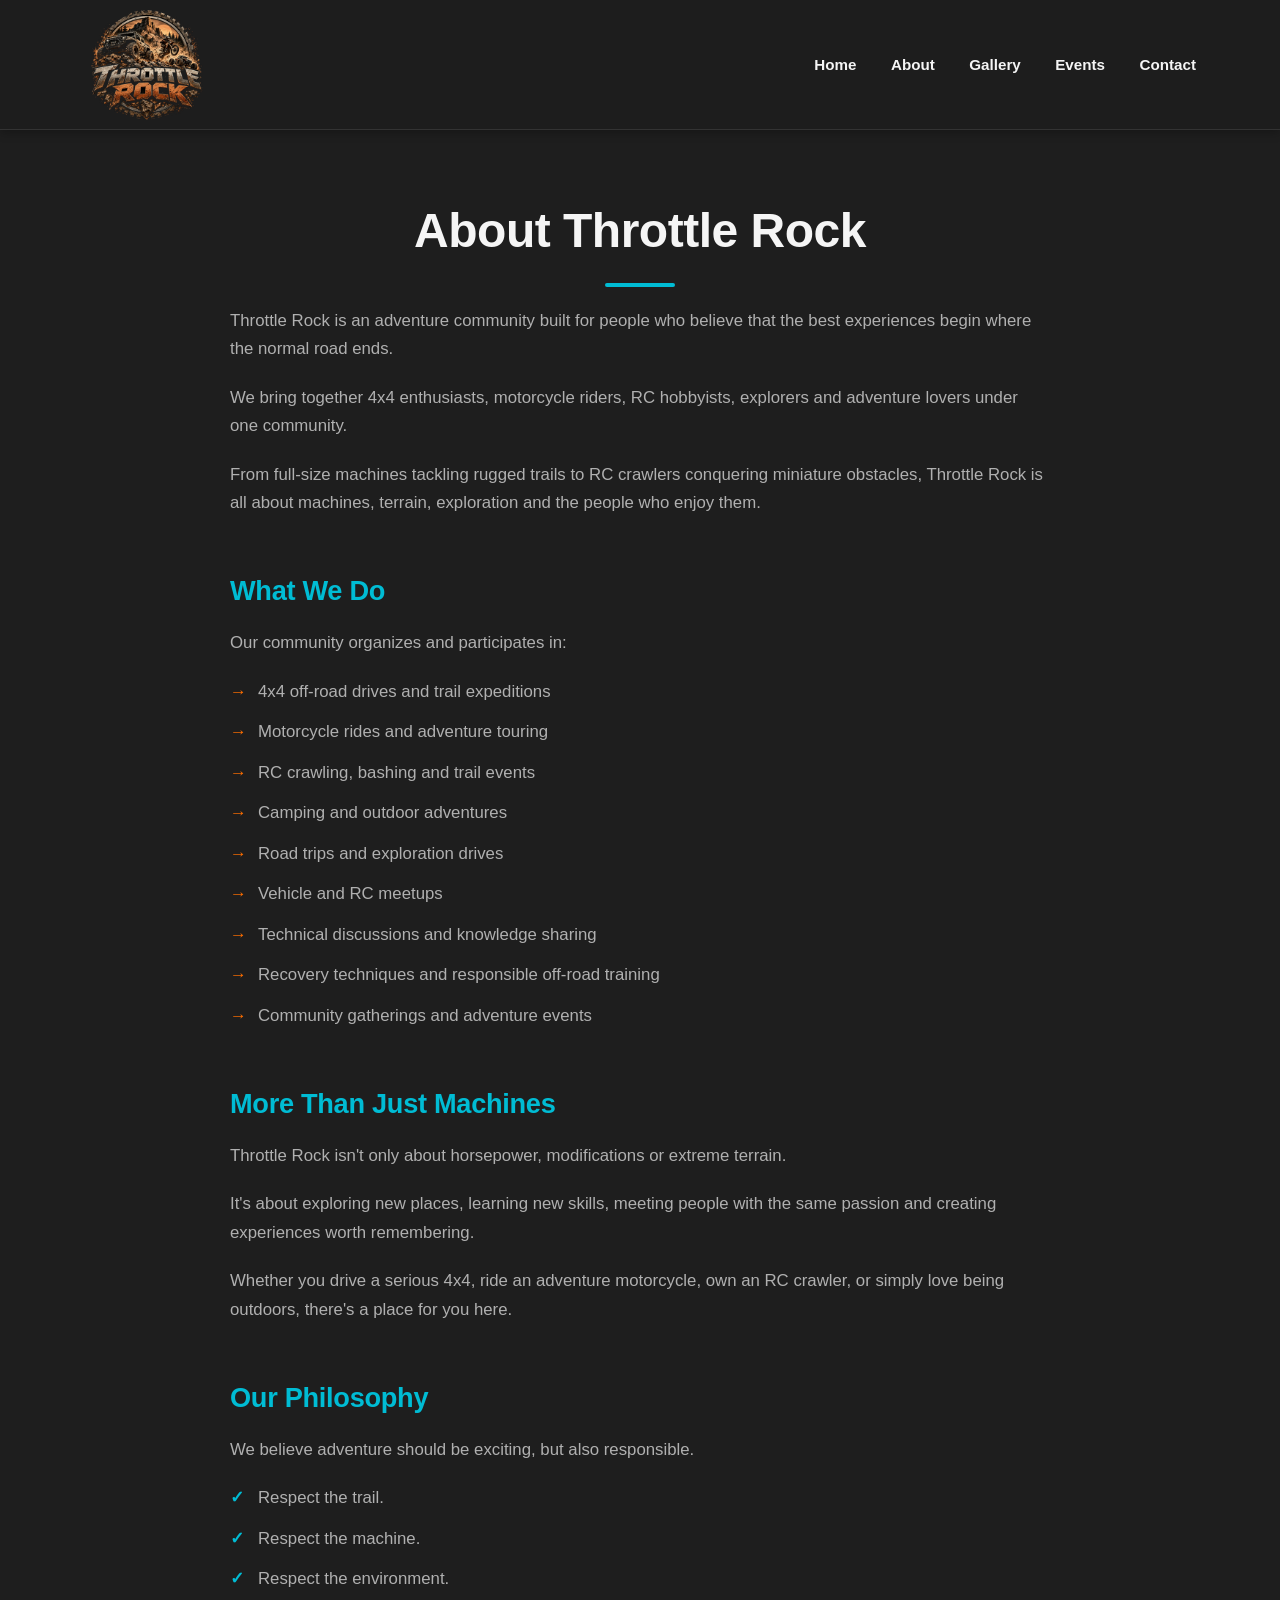
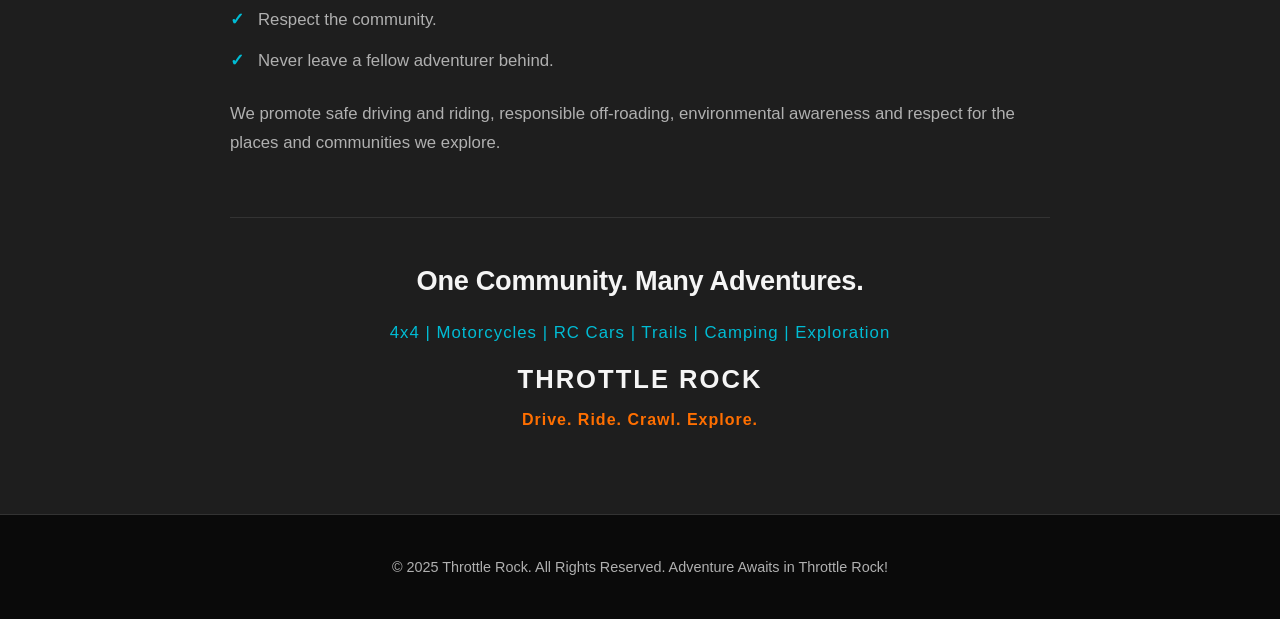
<file: about.html>
<!DOCTYPE html>
<html lang="en">
<head>
    <meta charset="UTF-8">
    <meta name="viewport" content="width=device-width, initial-scale=1.0">
    <link rel="icon" type="image/x-icon" href="./favicon.ico">
    <link rel="icon" type="image/png" sizes="32x32" href="./favicon-32.png">
    <link rel="apple-touch-icon" href="./apple-touch-icon.png">
    <title>About | Throttle Rock</title>
    <link rel="stylesheet" href="style2.css">
    <link rel="preconnect" href="https://fonts.googleapis.com">
<link rel="preconnect" href="https://fonts.gstatic.com" crossorigin>
<link href="https://fonts.googleapis.com/css2?family=Lato:wght@400;700&family=Montserrat:wght@600;700&display=swap" rel="stylesheet">
</head>
<body>

    <!-- Header Navigation -->
    <header>
        <div class="container">
            <span class="company_log"></span>
            <nav>
                <ul>
                    <li><a href="index.html">Home</a></li>
                    <li><a href="about.html">About</a></li>
                    <li><a href="gallery.html">Gallery</a></li>
                    <li><a href="events.html">Events</a></li>
                    <li><a href="index.html#contact">Contact</a></li>
                </ul>
            </nav>
        </div>
    </header>

    <!-- About Section -->
    <section id="about" class="about-page">
        <div class="container">
            <h3>About Throttle Rock</h3>
            <div class="about-content">
                <p>Throttle Rock is an adventure community built for people who believe that the best experiences begin where the normal road ends.</p>
                <p>We bring together 4x4 enthusiasts, motorcycle riders, RC hobbyists, explorers and adventure lovers under one community.</p>
                <p>From full-size machines tackling rugged trails to RC crawlers conquering miniature obstacles, Throttle Rock is all about machines, terrain, exploration and the people who enjoy them.</p>

                <h4>What We Do</h4>
                <p>Our community organizes and participates in:</p>
                <ul>
                    <li>4x4 off-road drives and trail expeditions</li>
                    <li>Motorcycle rides and adventure touring</li>
                    <li>RC crawling, bashing and trail events</li>
                    <li>Camping and outdoor adventures</li>
                    <li>Road trips and exploration drives</li>
                    <li>Vehicle and RC meetups</li>
                    <li>Technical discussions and knowledge sharing</li>
                    <li>Recovery techniques and responsible off-road training</li>
                    <li>Community gatherings and adventure events</li>
                </ul>

                <h4>More Than Just Machines</h4>
                <p>Throttle Rock isn't only about horsepower, modifications or extreme terrain.</p>
                <p>It's about exploring new places, learning new skills, meeting people with the same passion and creating experiences worth remembering.</p>
                <p>Whether you drive a serious 4x4, ride an adventure motorcycle, own an RC crawler, or simply love being outdoors, there's a place for you here.</p>

                <h4>Our Philosophy</h4>
                <p>We believe adventure should be exciting, but also responsible.</p>
                <ul class="philosophy-list">
                    <li>Respect the trail.</li>
                    <li>Respect the machine.</li>
                    <li>Respect the environment.</li>
                    <li>Respect the community.</li>
                    <li>Never leave a fellow adventurer behind.</li>
                </ul>
                <p>We promote safe driving and riding, responsible off-roading, environmental awareness and respect for the places and communities we explore.</p>

                <div class="about-tagline">
                    <h4>One Community. Many Adventures.</h4>
                    <p class="tags">4x4 | Motorcycles | RC Cars | Trails | Camping | Exploration</p>
                    <p class="brand">THROTTLE ROCK</p>
                    <p class="motto">Drive. Ride. Crawl. Explore.</p>
                </div>
            </div>
        </div>
    </section>

    <!-- Footer -->
    <footer>
        <div class="container">
            <p>© 2025 Throttle Rock. All Rights Reserved. Adventure Awaits in Throttle Rock!</p>
            <!-- Add social media links here if you have them -->
            <!-- e.g., <p>Follow us on <a href="#">Facebook</a> | <a href="#">Instagram</a></p> -->
        </div>
    </footer>

</body>
</html>
</file>
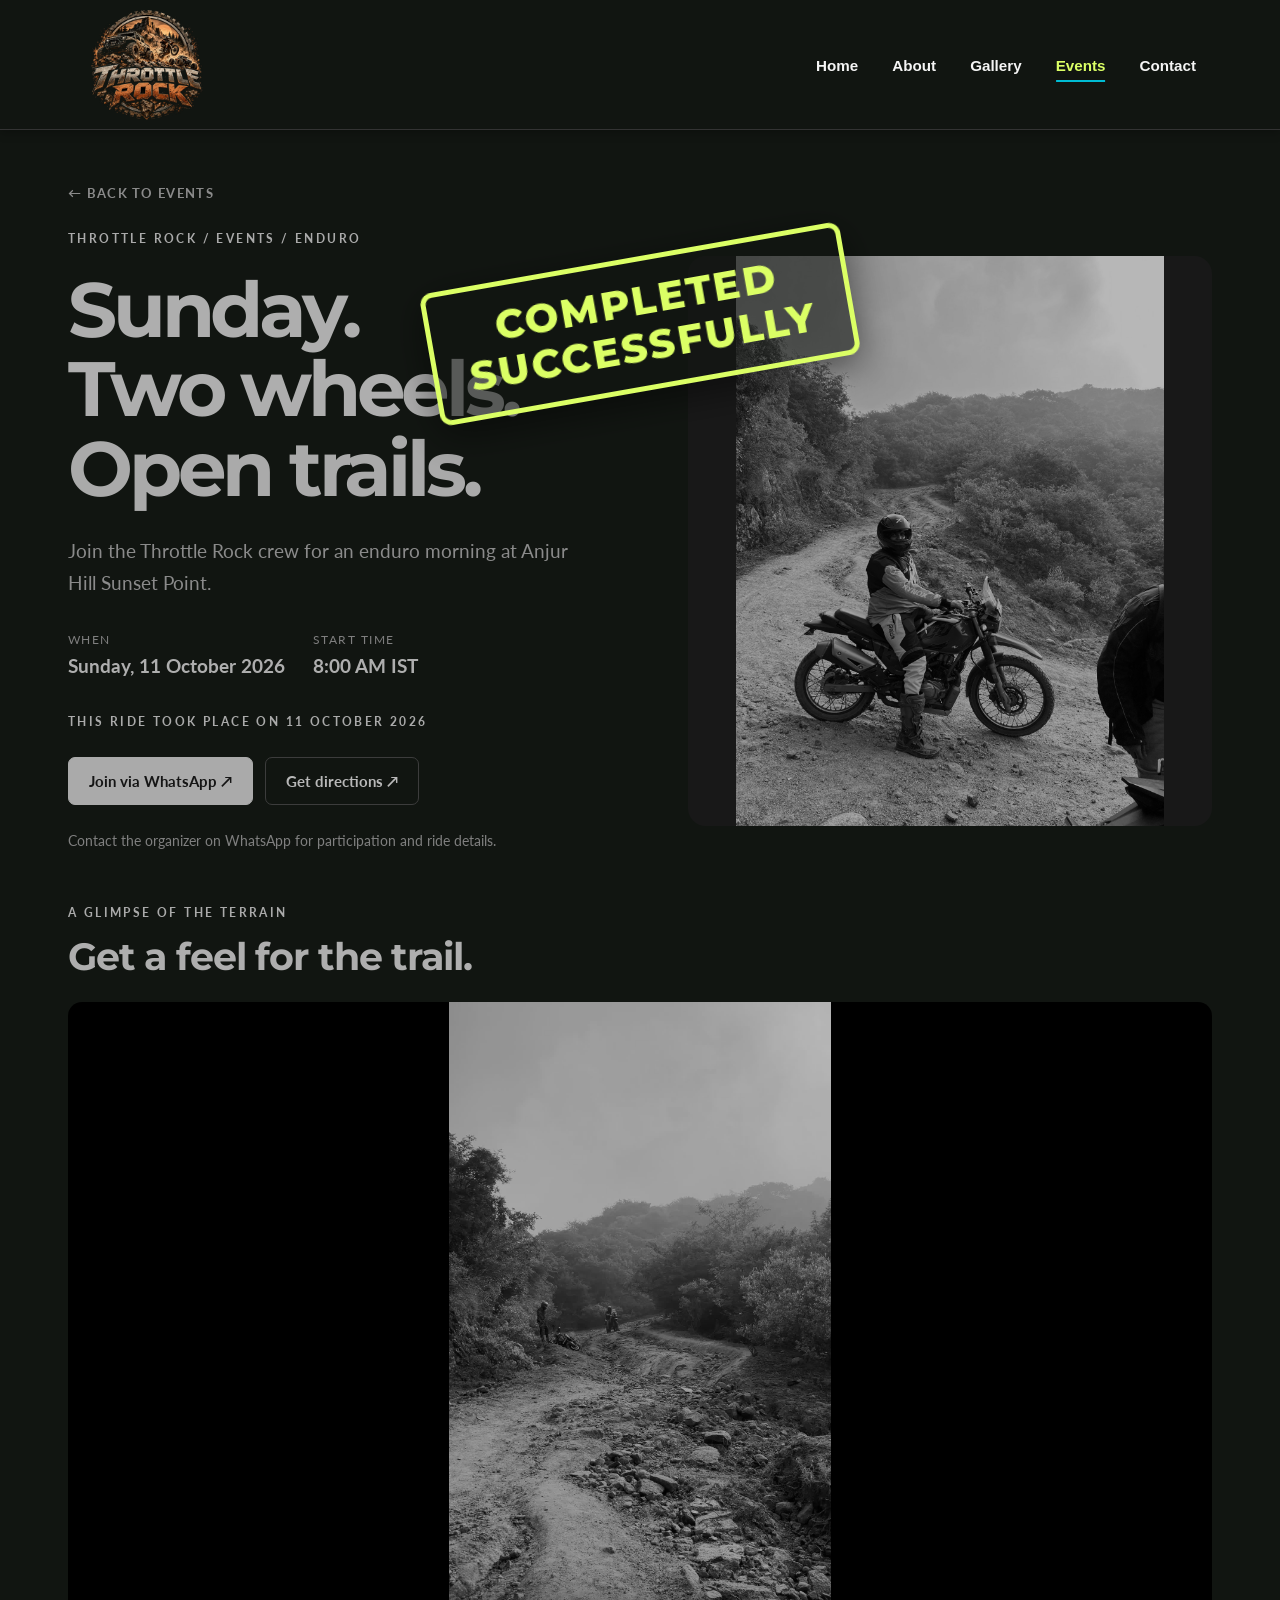
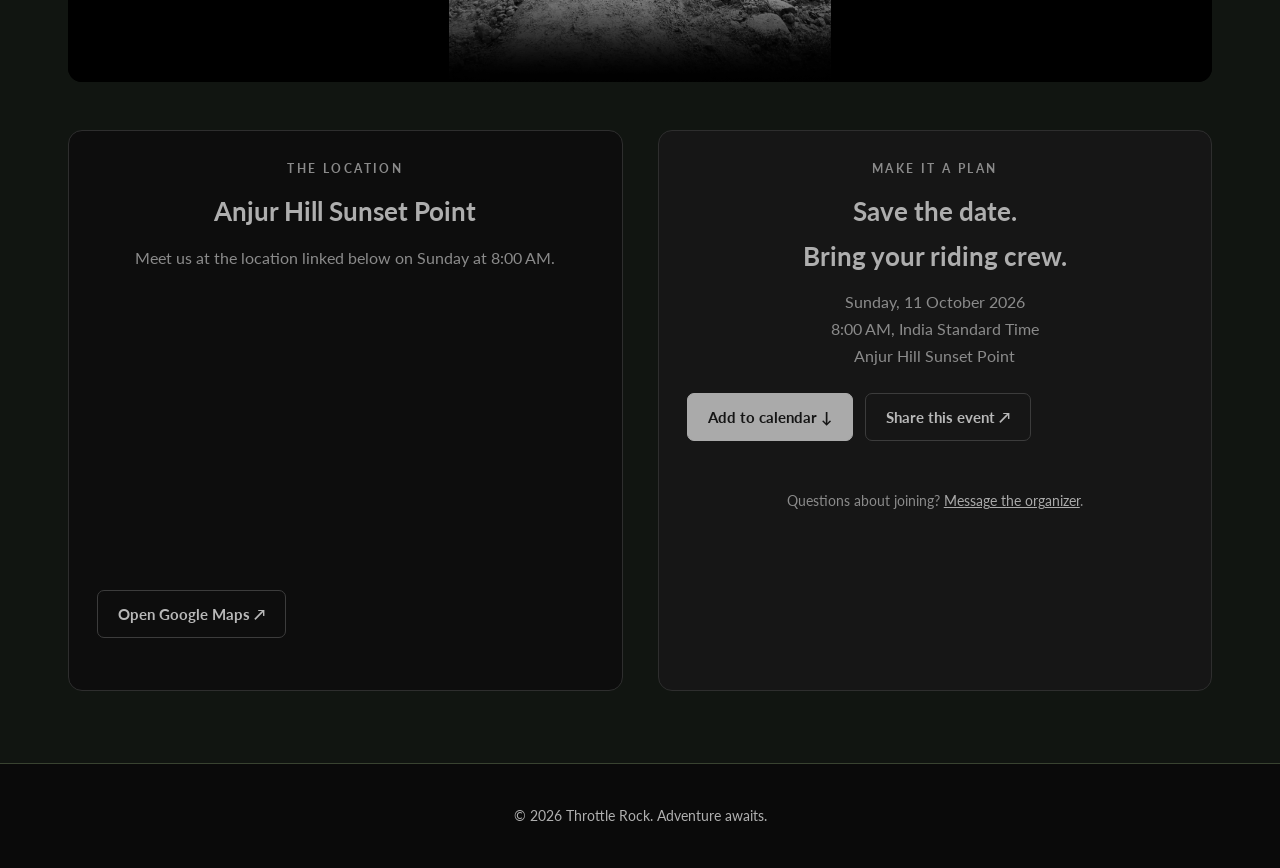
<file: events-anjur-hill-enduro.html>
<!DOCTYPE html>
<html lang="en"><head><meta charset="UTF-8"><meta name="viewport" content="width=device-width, initial-scale=1">
<title>Anjur Hill Enduro · 11 October 2026 | Throttle Rock</title>
<meta name="description" content="Join Throttle Rock for an enduro morning at Anjur Hill Sunset Point on Sunday, 11 October 2026 at 8:00 AM IST. View the trail, get directions and contact the organizer.">
<meta property="og:title" content="Anjur Hill Enduro | Sunday, 11 October · 8 AM">
<meta property="og:description" content="A Sunday morning on the trails with Throttle Rock. Anjur Hill Sunset Point.">
<meta property="og:image" content="https://www.throttlerock.in/assets/events/anjur-ride.jpg">
<meta property="og:url" content="https://www.throttlerock.in/events-anjur-hill-enduro.html">
<link rel="icon" href="favicon.ico"><link rel="stylesheet" href="style2.css"><link rel="stylesheet" href="events.css">
<link href="https://fonts.googleapis.com/css2?family=Lato:wght@400;700&family=Montserrat:wght@600;700&display=swap" rel="stylesheet">
</head><body class="event-page"><header>
        <div class="container">
            <span class="company_log"></span>
            <nav>
                <ul>
                    <li><a href="index.html">Home</a></li>
                    <li><a href="about.html">About</a></li>
                    <li><a href="gallery.html">Gallery</a></li>
<li><a href="events.html" class="active" aria-current="page">Events</a></li>
                    <li><a href="index.html#contact">Contact</a></li>
                </ul>
            </nav>
        </div>
    </header>
<div class="event-completed-badge" aria-hidden="true">Completed<br>Successfully</div>
<main class="event-wrap">
<a class="event-back" href="events.html">&larr; Back to Events</a>
<div class="event-intro"><div>
<p class="event-kicker">Throttle Rock / Events / Enduro</p>
<h1>Sunday.<br>Two wheels.<br><span>Open trails.</span></h1>
<p class="event-lead">Join the Throttle Rock crew for an enduro morning at Anjur Hill Sunset Point.</p>
<div class="event-meta"><div><small>When</small><strong>Sunday, 11 October 2026</strong></div><div><small>Start time</small><strong>8:00 AM IST</strong></div></div>
<p class="event-kicker" id="count-label">The ride starts in</p>
<div class="countdown" aria-label="Countdown to the event"><div><b data-count>00</b><small>Days</small></div><div><b data-count>00</b><small>Hours</small></div><div><b data-count>00</b><small>Minutes</small></div><div><b data-count>00</b><small>Seconds</small></div></div>
<div class="event-actions"><a class="event-button primary" href="https://wa.me/919840671730?text=Hi!%20I'd%20like%20to%20join%20the%20Throttle%20Rock%20Enduro%20event%20at%20Anjur%20Hill%20Sunset%20Point%20on%20Sunday%2C%2011%20October%202026%20at%208%3A00%20AM.%20Please%20share%20the%20ride%20details." target="_blank" rel="noopener noreferrer">Join via WhatsApp ↗</a><a class="event-button" href="https://www.google.com/maps/search/?api=1&query=12.7075133%2C80.0146532" target="_blank" rel="noopener noreferrer">Get directions ↗</a></div>
<p class="event-note">Contact the organizer on WhatsApp for participation and ride details.</p>
</div><img class="event-photo" src="assets/events/anjur-ride.jpg" alt="Enduro rider on a red motorcycle beside a rocky hillside trail" width="1350" height="1800" fetchpriority="high"></div>
<section class="event-section"><p class="event-kicker">A glimpse of the terrain</p><h2>Get a feel for the trail.</h2>
<video class="event-video" controls playsinline preload="none" poster="assets/events/trail-poster.jpg"><source src="assets/events/anjur-enduro.mp4" type="video/mp4">Your browser cannot play this video. <a href="assets/events/anjur-enduro.mp4">Watch the trail video</a>.</video></section>
<div class="location-grid"><section class="location-card"><p class="event-kicker">The location</p><h2>Anjur Hill Sunset Point</h2><p>Meet us at the location linked below on Sunday at 8:00 AM.</p><iframe title="Map of Anjur Hill Sunset Point" loading="lazy" referrerpolicy="no-referrer-when-downgrade" src="https://maps.google.com/maps?q=12.7075133,80.0146532&amp;z=15&amp;output=embed" allowfullscreen></iframe><div class="event-actions"><a class="event-button" href="https://www.google.com/maps/search/?api=1&query=12.7075133%2C80.0146532" target="_blank" rel="noopener noreferrer">Open Google Maps ↗</a></div></section>
<section class="location-card"><p class="event-kicker">Make it a plan</p><h2>Save the date.<br>Bring your riding crew.</h2><p>Sunday, 11 October 2026<br>8:00 AM, India Standard Time<br>Anjur Hill Sunset Point</p><div class="event-actions"><a class="event-button primary" href="anjur-enduro.ics" download>Add to calendar ↓</a><button class="event-button" id="share-event" type="button">Share this event ↗</button></div><p class="share-status" id="share-status" role="status"></p><p class="event-note">Questions about joining? <a href="https://wa.me/919840671730?text=Hi!%20I'd%20like%20to%20join%20the%20Throttle%20Rock%20Enduro%20event%20at%20Anjur%20Hill%20Sunset%20Point%20on%20Sunday%2C%2011%20October%202026%20at%208%3A00%20AM.%20Please%20share%20the%20ride%20details." target="_blank" rel="noopener noreferrer" style="color:var(--lime)">Message the organizer</a>.</p></section></div>
</main><footer><p>© 2026 Throttle Rock. Adventure awaits.</p></footer><script src="events.js" defer></script></body></html>
</file>
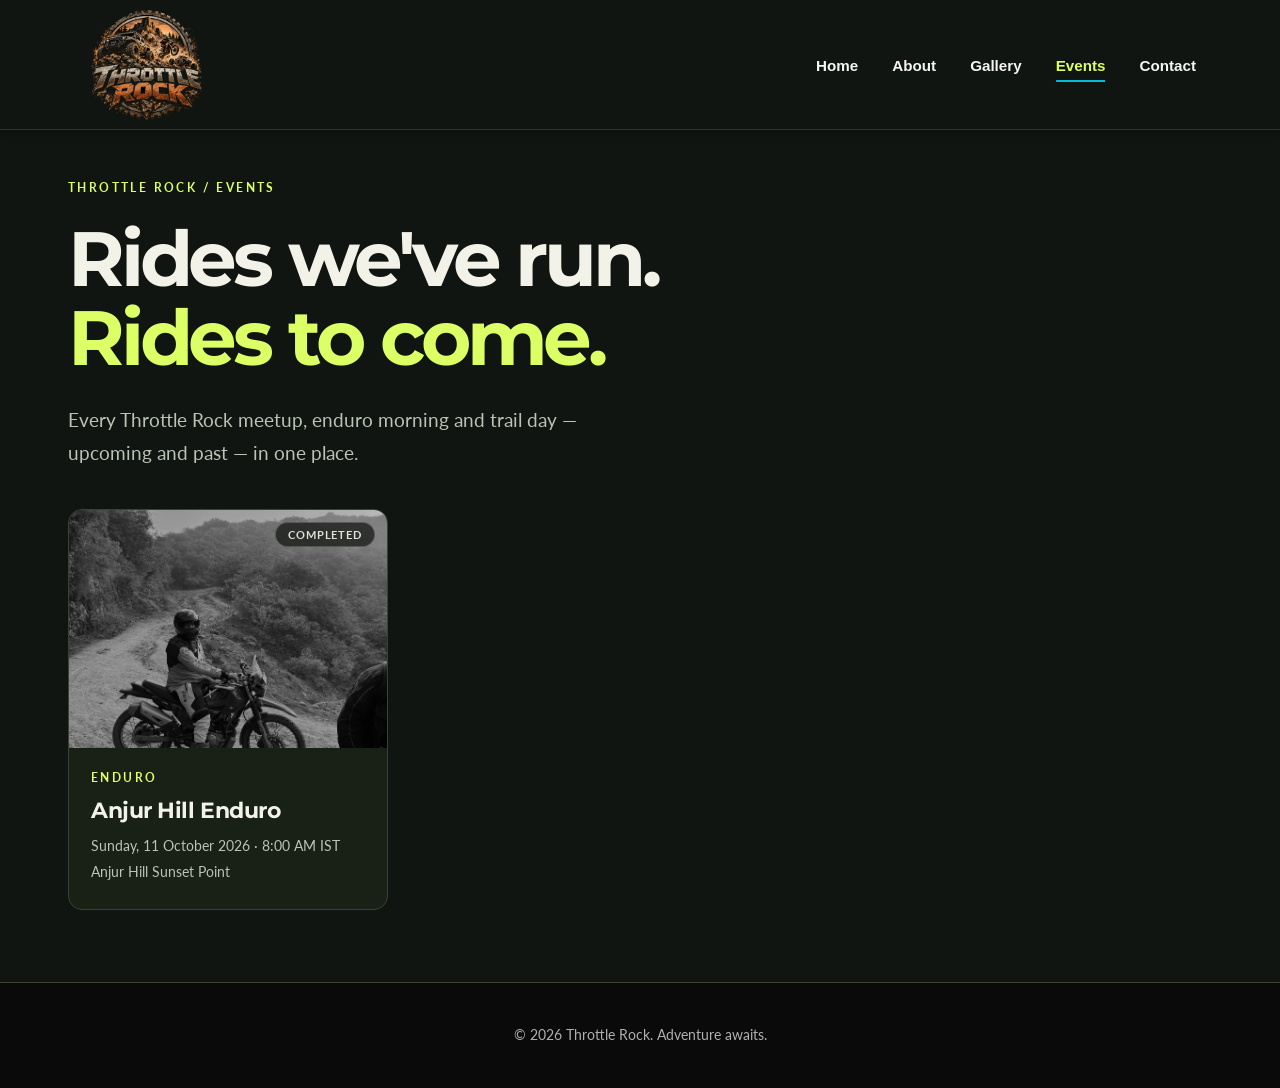
<file: events.html>
<!DOCTYPE html>
<html lang="en"><head><meta charset="UTF-8"><meta name="viewport" content="width=device-width, initial-scale=1">
<title>Events | Throttle Rock</title>
<meta name="description" content="Past and upcoming Throttle Rock rides, enduro trails and community meetups.">
<meta property="og:title" content="Events | Throttle Rock">
<meta property="og:description" content="Past and upcoming Throttle Rock rides, enduro trails and community meetups.">
<meta property="og:image" content="https://www.throttlerock.in/assets/events/anjur-ride.jpg">
<meta property="og:url" content="https://www.throttlerock.in/events.html">
<link rel="icon" href="favicon.ico"><link rel="stylesheet" href="style2.css"><link rel="stylesheet" href="events.css">
<link href="https://fonts.googleapis.com/css2?family=Lato:wght@400;700&family=Montserrat:wght@600;700&display=swap" rel="stylesheet">
</head><body class="event-page"><header>
        <div class="container">
            <span class="company_log"></span>
            <nav>
                <ul>
                    <li><a href="index.html">Home</a></li>
                    <li><a href="about.html">About</a></li>
                    <li><a href="gallery.html">Gallery</a></li>
<li><a href="events.html" class="active" aria-current="page">Events</a></li>
                    <li><a href="index.html#contact">Contact</a></li>
                </ul>
            </nav>
        </div>
    </header>
<main class="event-wrap">
<p class="event-kicker">Throttle Rock / Events</p>
<h1 class="events-title">Rides we've run.<br><span>Rides to come.</span></h1>
<p class="event-lead">Every Throttle Rock meetup, enduro morning and trail day — upcoming and past — in one place.</p>
<div class="events-grid">
<a class="event-card" href="events-anjur-hill-enduro.html" data-start="2026-10-11T08:00:00+05:30">
<div class="event-card-thumb">
<img src="assets/events/anjur-ride.jpg" alt="Enduro rider on a red motorcycle beside a rocky hillside trail" loading="lazy" decoding="async">
<span class="event-card-status">Upcoming</span>
</div>
<div class="event-card-body">
<p class="event-kicker">Enduro</p>
<h3>Anjur Hill Enduro</h3>
<p class="event-card-date">Sunday, 11 October 2026 &middot; 8:00 AM IST</p>
<p class="event-card-location">Anjur Hill Sunset Point</p>
</div>
</a>
</div>
</main>
<footer><p>© 2026 Throttle Rock. Adventure awaits.</p></footer><script src="events-list.js" defer></script></body></html>
</file>
<file: style2.css>
/* --- Modern & Sleek Adventure Theme CSS --- */

/* Basic Reset & Global Styles */
* {
    margin: 0;
    padding: 0;
    box-sizing: border-box;
}

html {
    scroll-behavior: smooth;
}
.video-container {
    position: relative;
    padding-bottom: 56.25%; /* 16:9 aspect ratio */
    height: 0;
    overflow: hidden;
    max-width: 100%;
    background: #000; /* Optional: background for when video loads */
    margin: 20px auto; /* Centers the container if it's not full width */
}
.video-container iframe {
    position: absolute;
    top: 0;
    left: 0;
    width: 100%;
    height: 100%;
}
body {
    font-family: 'Open Sans', sans-serif;
    line-height: 1.7;
    color: #E0E0E0; /* Light grey text for dark backgrounds */
    background-color: #121212; /* Very dark grey - main background */
    -webkit-font-smoothing: antialiased; /* Smoother fonts */
    -moz-osx-font-smoothing: grayscale;
}

.container {
    width: 90%;
    max-width: 1200px; /* Slightly wider for a modern feel */
    margin: auto;
    overflow: hidden;
    padding: 0 20px;
}

/* --- Theme Colors (CSS Variables) --- */
:root {
    --bg-primary-dark: #121212;    /* Main very dark background */
    --bg-secondary-dark: #1E1E1E;  /* Slightly lighter dark for cards/sections */
    --text-primary-light: #F5F5F5; /* Main light text */
    --text-secondary-light: #B0B0B0;/* Muted light text */
    --accent-vibrant: #00BCD4;     /* Vibrant Cyan/Teal - main accent */
    --accent-vibrant-darker: #0097A7;/* Darker shade of accent for hovers */
    --accent-action: #FF6F00;      /* Energetic Orange for secondary CTAs or highlights */
    --border-subtle: #333333;      /* Subtle border color */
}

/* Header & Navigation */
header {
    background: rgba(30, 30, 30, 0.85); /* Semi-transparent dark */
    backdrop-filter: blur(10px); /* Frosted glass effect */
    -webkit-backdrop-filter: blur(10px);
    color: var(--text-primary-light);
    padding: 0.6rem 0;
    position: fixed;
    width: 100%;
    top: 0;
    z-index: 1000;
    box-shadow: 0 2px 10px rgba(0,0,0,0.3);
    border-bottom: 1px solid var(--border-subtle);
}

header .container {
    display: flex;
    justify-content: space-between;
    align-items: center;
}

header h1 {
    font-family: 'Poppins', sans-serif;
    font-size: 1.8rem;
    margin: 0;
    font-weight: 600;
    letter-spacing: 0.5px;
    color: var(--accent-vibrant); /* Use accent for the logo title */
}

header nav ul {
    list-style: none;
    padding: 0;
    margin: 0;
}

header nav ul li {
    display: inline;
    margin-left: 30px;
}

header nav ul li a {
    color: var(--text-primary-light);
    text-decoration: none;
    font-weight: 600; /* Poppins medium/semibold */
    font-family: 'Poppins', sans-serif;
    font-size: 0.95rem;
    transition: color 0.3s ease;
    position: relative;
    padding-bottom: 8px;
}
header nav ul li a::after {
    content: '';
    position: absolute;
    width: 0;
    height: 2px;
    bottom: 0;
    left: 50%;
    transform: translateX(-50%);
    background-color: var(--accent-vibrant);
    transition: width 0.3s ease;
}

header nav ul li a:hover::after,
header nav ul li a.active::after { /* Add 'active' class via JS if needed */
    width: 100%;
}
header nav ul li a:hover {
    color: var(--accent-vibrant);
}
.company_log{
    display: inline-block;
    width: 125px;
    background-image: url(./logo.png);
    height: 110px;
    background-position: center;
    background-size: contain;
    background-repeat: no-repeat;
}
/* --- ADD THESE STYLES for Hamburger Menu --- */

/* Hamburger Icon Styling */
.mobile-nav-toggle {
    display: none; /* Hidden by default, shown on mobile */
    width: 30px;
    height: 22px;
    position: relative;
    cursor: pointer;
    z-index: 1010; /* Above mobile nav panel but below an active overlay if any */
}

.mobile-nav-toggle span {
    display: block;
    position: absolute;
    height: 3px;
    width: 100%;
    background: var(--text-primary-light);
    border-radius: 3px;
    opacity: 1;
    left: 0;
    transform: rotate(0deg);
    transition: .25s ease-in-out;
}

.mobile-nav-toggle span:nth-child(1) {
    top: 0px;
}

.mobile-nav-toggle span:nth-child(2) {
    top: 9px;
}

.mobile-nav-toggle span:nth-child(3) {
    top: 18px;
}

/* Hamburger Icon Animation (when active/open) */
.mobile-nav-toggle.active span:nth-child(1) {
    top: 9px;
    transform: rotate(135deg);
}

.mobile-nav-toggle.active span:nth-child(2) {
    opacity: 0;
    left: -30px; /* Slide out */
}

.mobile-nav-toggle.active span:nth-child(3) {
    top: 9px;
    transform: rotate(-135deg);
}

/* Mobile Navigation Panel */
.mobile-nav {
    display: none; /* Hidden by default */
    position: fixed;
    top: 0; /* Start from the very top, below the header */
    right: -100%; /* Start off-screen */
    width: 70%; /* Adjust as needed */
    max-width: 300px; /* Max width for larger mobile screens */
    height: 100vh;
    background: var(--bg-secondary-dark); /* Or a slightly different shade */
    padding-top: 100px; /* Space for header and some breathing room */
    box-shadow: -5px 0 15px rgba(0,0,0,0.2);
    z-index: 1005; /* Below hamburger icon if it's 'active' */
    transition: right 0.4s cubic-bezier(0.25, 0.8, 0.25, 1);
    overflow-y: auto; /* If many links */
}

.mobile-nav.active {
    right: 0; /* Slide in */
}

.mobile-nav ul {
    list-style: none;
    padding: 0 20px;
    margin: 0;
    text-align: left;
}

.mobile-nav ul li {
    margin-bottom: 5px;
}

.mobile-nav ul li a {
    display: block;
    padding: 15px 10px;
    color: var(--text-primary-light);
    text-decoration: none;
    font-family: 'Poppins', sans-serif;
    font-size: 1.1rem;
    font-weight: 600;
    transition: background-color 0.3s ease, color 0.3s ease;
    border-radius: 6px;
}

.mobile-nav ul li a:hover {
    background-color: rgba(0, 188, 212, 0.1); /* Subtle accent hover */
    color: var(--accent-vibrant);
}


/* --- MODIFY EXISTING Responsive Styles --- */

/* In your @media (max-width: 768px) block (or create one if it doesn't exist for this specifically): */
@media (max-width: 768px) {
    /* ... other 768px styles ... */

    header .desktop-nav {
        display: none; /* Hide desktop nav on mobile */
    }

    .mobile-nav-toggle {
        display: block; /* Show hamburger icon */
    }

    /* Optional: If the header content was centered, adjust for hamburger on right */
    header .container {
        justify-content: space-between; /* Ensure title is left, hamburger right */
        align-items: center;
    }
    header h1 {
        margin-bottom: 0; /* Remove bottom margin if any was added for column layout */
    }

    /* Adjust hero margin-top if needed, considering the header height */
    #hero {
        padding-top: 80px; /* Example: adjust based on your fixed header height */
    }
}

/* Prevent body scroll when mobile menu is open */
body.mobile-nav-active {
    overflow: hidden;
}

/* Prevent body scroll when the gallery lightbox is open */
body.lightbox-open {
    overflow: hidden;
}

/* Prevent body scroll when a modal (e.g. the event popup) is open */
body.modal-open {
    overflow: hidden;
}

/* Hero Section */
#hero {
    position: relative;
    overflow: hidden;
    background: url('./dji_fly_20241116_065110_3_1731720192685_photo_optimized.jpg') no-repeat center center/cover;
    min-height: 100vh; /* Use min-height for flexibility */
    display: flex;
    flex-direction: column;
    justify-content: center;
    align-items: center;
    text-align: center;
    color: var(--text-primary-light);
    padding: 150px 20px 60px; /* Adjust padding, ensure header doesn't overlap */
    /* margin-top: 70px; Removed as header is fixed and hero takes full viewport */
}

.hero-video {
    position: absolute;
    top: 0;
    left: 0;
    width: 100%;
    height: 100%;
    object-fit: cover;
    z-index: 0;
}

.hero-overlay {
    position: absolute;
    inset: 0;
    background: linear-gradient(rgba(18, 18, 18, 0.7), rgba(18, 18, 18, 0.9));
    z-index: 1;
}

.hero-content {
    position: relative;
    z-index: 2;
    display: flex;
    flex-direction: column;
    align-items: center;
}

#hero h2 {
    font-family: 'Poppins', sans-serif;
    font-size: 4.5rem; /* Larger for impact */
    font-weight: 700;
    margin-bottom: 25px;
    text-shadow: 0 2px 15px rgba(0,0,0,0.5);
    line-height: 1.2;
    letter-spacing: -1px; /* Slightly tighter letter spacing */
}

#hero p {
    font-size: 1.5rem;
    font-weight: 300; /* Lighter weight for sub-heading */
    font-family: 'Poppins', sans-serif;
    margin-bottom: 40px;
    max-width: 750px;
    color: var(--text-secondary-light);
    text-shadow: 0 1px 5px rgba(0,0,0,0.3);
}

.btn {
    display: inline-block;
    background: var(--accent-vibrant);
    color: var(--bg-primary-dark); /* Dark text on vibrant button for contrast */
    padding: 15px 35px;
    text-decoration: none;
    border-radius: 50px; /* Pill-shaped button */
    font-size: 1.1rem;
    font-weight: 600;
    font-family: 'Poppins', sans-serif;
    transition: background-color 0.3s ease, transform 0.2s ease, box-shadow 0.3s ease;
    border: none;
    text-transform: uppercase;
    letter-spacing: 1px;
    box-shadow: 0 5px 15px rgba(0, 188, 212, 0.3); /* Subtle glow */
}

.btn:hover {
    background: var(--accent-vibrant-darker);
    transform: translateY(-3px) scale(1.02);
    box-shadow: 0 8px 20px rgba(0, 188, 212, 0.4);
}
.btn.secondary { /* For secondary action like WhatsApp */
    background: var(--accent-action);
    box-shadow: 0 5px 15px rgba(255, 111, 0, 0.3);
}
.btn.secondary:hover {
    background: #E65100; /* Darker orange */
    box-shadow: 0 8px 20px rgba(255, 111, 0, 0.4);
}


/* Sections Styling */
section {
    padding: 80px 0;
    text-align: center;
}
section:nth-child(even) {
    background-color: var(--bg-secondary-dark);
}
section:nth-child(odd):not(#hero) { /* Keep hero section specific bg */
    background-color: var(--bg-primary-dark);
}

section h3 {
    font-family: 'Poppins', sans-serif;
    font-size: 3rem;
    font-weight: 600;
    margin-bottom: 20px; /* Reduced margin */
    color: var(--text-primary-light);
    position: relative;
    display: inline-block;
    padding-bottom: 15px;
    letter-spacing: -0.5px;
}
section h3::after { /* Modern underline style */
    content: '';
    position: absolute;
    width: 70px; /* Shorter, thicker underline */
    height: 4px;
    background: var(--accent-vibrant);
    bottom: 0;
    left: 50%;
    transform: translateX(-50%);
    border-radius: 2px;
}

section > .container > p:first-of-type { /* Lead paragraph styling */
    font-size: 1.2rem;
    color: var(--text-secondary-light);
    max-width: 700px;
    margin-left: auto;
    margin-right: auto;
    margin-bottom: 40px;
}

/* Experience Specifics (Cards) */
.experience-grid {
    display: grid;
    grid-template-columns: repeat(auto-fit, minmax(320px, 1fr));
    gap: 30px;
    margin-top: 50px;
    text-align: left;
}

.experience-item {
    background: var(--bg-secondary-dark);
    padding: 35px 30px;
    border-radius: 12px; /* More rounded corners */
    box-shadow: 0 10px 30px rgba(0,0,0,0.2);
    transition: transform 0.3s ease, box-shadow 0.3s ease;
    border: 1px solid var(--border-subtle);
    overflow: hidden; /* For potential ::before elements */
    position: relative;
}
/* Subtle hover effect on card */
.experience-item::before {
    content: "";
    position: absolute;
    top: 0;
    left: 0;
    width: 0;
    height: 5px;
    background: var(--accent-vibrant);
    transition: width 0.4s ease-out;
}
.experience-item:hover::before {
    width: 100%;
}
.experience-item:hover {
    transform: translateY(-8px);
    box-shadow: 0 15px 35px rgba(0,0,0,0.3);
}

.experience-item img { /* SVG Icon placeholder */
    width: 48px;
    height: 48px;
    margin-bottom: 20px;
    /* Example: fill with accent color if it's an SVG */
    /* filter: invert(69%) sepia(80%) saturate(3220%) hue-rotate(145deg) brightness(97%) contrast(101%); /* Teal color */
}
.experience-item h4 {
    font-family: 'Poppins', sans-serif;
    font-size: 1.5rem;
    font-weight: 600;
    margin-bottom: 10px;
    color: var(--text-primary-light);
}
.experience-item p {
    color: var(--text-secondary-light);
    font-size: 0.95rem;
}

/* About Page */
.about-page {
    padding-top: 190px; /* Clear the fixed header since this is a standalone page */
}

/* Gallery Page */
.gallery-page {
    padding-top: 190px; /* Clear the fixed header since this is a standalone page */
}

.about-content {
    max-width: 820px;
    margin: 0 auto;
    text-align: left;
}

.about-content > p {
    color: var(--text-secondary-light);
    font-size: 1.05rem;
    margin-bottom: 20px;
}

.about-content h4 {
    font-family: 'Poppins', sans-serif;
    font-size: 1.7rem;
    font-weight: 600;
    color: var(--accent-vibrant);
    margin: 50px 0 15px;
    letter-spacing: -0.3px;
}

.about-content ul {
    list-style: none;
    margin: 0 0 25px;
    padding: 0;
}

.about-content ul li {
    position: relative;
    padding-left: 28px;
    margin-bottom: 12px;
    color: var(--text-secondary-light);
    font-size: 1.05rem;
}

.about-content ul li::before {
    content: '\2192'; /* right arrow */
    position: absolute;
    left: 0;
    color: var(--accent-action);
    font-weight: 700;
}

.about-content .philosophy-list li::before {
    content: '\2713'; /* checkmark */
    color: var(--accent-vibrant);
}

.about-tagline {
    text-align: center;
    margin-top: 60px;
    padding-top: 40px;
    border-top: 1px solid var(--border-subtle);
}

.about-tagline h4 {
    margin-top: 0;
    color: var(--text-primary-light);
}

.about-tagline .tags {
    color: var(--accent-vibrant);
    font-size: 1.05rem;
    letter-spacing: 1px;
    margin-bottom: 10px;
}

.about-tagline .brand {
    font-family: 'Poppins', sans-serif;
    font-weight: 700;
    font-size: 1.6rem;
    letter-spacing: 2px;
    color: var(--text-primary-light);
    margin-bottom: 5px;
}

.about-tagline .motto {
    color: var(--accent-action);
    font-weight: 600;
    letter-spacing: 1px;
    margin-bottom: 0;
}

/* Gallery */
.gallery-grid {
    display: grid;
    grid-template-columns: repeat(2, minmax(0, 1fr));
    gap: 20px; /* Slightly larger gap */
    margin-top: 50px;
}

.gallery-grid img {
    width: 100%;
    height: 480px;
    object-fit: contain;
    background: #0A0A0A;
    border-radius: 8px;
    cursor: pointer;
    transition: transform 0.4s cubic-bezier(0.25, 0.8, 0.25, 1), filter 0.4s ease, box-shadow 0.4s ease;
    filter: grayscale(30%) brightness(0.9); /* Subtle desaturation */
    box-shadow: 0 5px 15px rgba(0,0,0,0.2);
}
.gallery-grid img:hover {
    transform: scale(1.05);
    filter: grayscale(0%) brightness(1);
    box-shadow: 0 10px 25px rgba(0,0,0,0.3);
}

/* Gallery Lightbox */
.lightbox-overlay {
    display: none;
    position: fixed;
    inset: 0;
    background: rgba(10, 10, 10, 0.92);
    z-index: 2000;
    align-items: center;
    justify-content: center;
    padding: 40px;
}

.lightbox-overlay.active {
    display: flex;
}

.lightbox-overlay img {
    max-width: 90vw;
    max-height: 85vh;
    object-fit: contain;
    border-radius: 6px;
    box-shadow: 0 20px 60px rgba(0,0,0,0.5);
}

.lightbox-close,
.lightbox-prev,
.lightbox-next {
    position: fixed;
    background: rgba(30, 30, 30, 0.7);
    color: var(--text-primary-light);
    border: 1px solid var(--border-subtle);
    border-radius: 50%;
    width: 48px;
    height: 48px;
    font-size: 1.5rem;
    line-height: 1;
    display: flex;
    align-items: center;
    justify-content: center;
    cursor: pointer;
    transition: background-color 0.2s ease, color 0.2s ease;
    z-index: 2001;
}

.lightbox-close:hover,
.lightbox-prev:hover,
.lightbox-next:hover {
    background: var(--accent-vibrant);
    color: var(--bg-primary-dark);
}

.lightbox-close {
    top: 20px;
    right: 20px;
}

.lightbox-prev {
    left: 20px;
    top: 50%;
    transform: translateY(-50%);
}

.lightbox-next {
    right: 20px;
    top: 50%;
    transform: translateY(-50%);
}

@media (max-width: 600px) {
    .lightbox-prev, .lightbox-next { width: 40px; height: 40px; font-size: 1.2rem; }
    .lightbox-close { width: 40px; height: 40px; font-size: 1.2rem; top: 10px; right: 10px; }
    .lightbox-prev { left: 10px; }
    .lightbox-next { right: 10px; }
}

/* Event Popup (landing page) */
.event-popup-overlay {
    position: fixed;
    inset: 0;
    background: rgba(10, 10, 10, 0.85);
    z-index: 2200;
    display: flex;
    align-items: center;
    justify-content: center;
    padding: 20px;
    opacity: 0;
    visibility: hidden;
    transition: opacity 0.35s ease, visibility 0.35s ease;
}

.event-popup-overlay.active {
    opacity: 1;
    visibility: visible;
}

.event-popup {
    position: relative;
    background: var(--bg-secondary-dark);
    border: 1px solid var(--border-subtle);
    border-radius: 14px;
    max-width: 420px;
    width: 100%;
    overflow: hidden;
    box-shadow: 0 25px 70px rgba(0, 0, 0, 0.5);
    transform: scale(0.8);
    transition: transform 0.35s cubic-bezier(0.34, 1.56, 0.64, 1);
}

.event-popup-overlay.active .event-popup {
    transform: scale(1);
}

.event-popup img {
    width: 100%;
    height: 220px;
    object-fit: cover;
    display: block;
}

.event-popup-close {
    position: absolute;
    top: 12px;
    right: 12px;
    background: rgba(18, 18, 18, 0.7);
    color: var(--text-primary-light);
    border: 1px solid var(--border-subtle);
    border-radius: 50%;
    width: 34px;
    height: 34px;
    font-size: 1.2rem;
    line-height: 1;
    display: flex;
    align-items: center;
    justify-content: center;
    cursor: pointer;
    transition: background-color 0.2s ease, color 0.2s ease;
    z-index: 2;
}

.event-popup-close:hover {
    background: var(--accent-vibrant);
    color: var(--bg-primary-dark);
}

.event-popup-body {
    padding: 22px 24px 26px;
}

.event-popup-kicker {
    text-transform: uppercase;
    letter-spacing: 0.15em;
    font-size: 0.75rem;
    font-weight: 700;
    color: var(--accent-vibrant);
    margin-bottom: 8px;
}

.event-popup-body h3 {
    font-family: 'Poppins', sans-serif;
    font-size: 1.5rem;
    margin: 0 0 10px;
    color: var(--text-primary-light);
}

.event-popup-meta {
    color: var(--text-secondary-light);
    font-size: 0.95rem;
    line-height: 1.5;
    margin-bottom: 20px;
}

.event-popup-actions {
    display: flex;
    flex-direction: column;
    gap: 10px;
}

.event-popup-actions .btn {
    width: 100%;
    text-align: center;
    padding: 12px 20px;
    font-size: 0.95rem;
    box-sizing: border-box;
}

.event-popup-link {
    text-align: center;
    color: var(--accent-action);
    font-weight: 600;
    text-decoration: none;
    font-size: 0.9rem;
}

.event-popup-link:hover {
    text-decoration: underline;
}

@media (max-width: 480px) {
    .event-popup { max-width: 92vw; }
    .event-popup img { height: 180px; }
}

/* Contact Section */
#contact {
    background-color: var(--bg-secondary-dark); /* Consistent dark */
}
#contact h3::after {
    background: var(--accent-action); /* Use other accent for variety */
}

#contact .container > p {
    color: var(--text-secondary-light);
}
#contact p strong {
    color: var(--text-primary-light);
}
#contact p a {
    color: var(--accent-vibrant);
    text-decoration: none;
    font-weight: 600;
    transition: color 0.3s ease;
}
#contact p a:hover {
    color: var(--accent-vibrant-darker);
    text-decoration: underline;
}

#contact-form {
    margin-top: 40px;
    max-width: 600px;
    margin-left: auto;
    margin-right: auto;
    text-align: left;
}
#contact-form label {
    display: block;
    margin-bottom: 8px;
    color: var(--text-secondary-light);
    font-weight: 600;
    font-family: 'Poppins', sans-serif;
    font-size: 0.9rem;
}
#contact-form input[type="text"],
#contact-form input[type="email"],
#contact-form textarea {
    width: 100%;
    padding: 14px;
    margin-bottom: 20px;
    border: 1px solid var(--border-subtle);
    border-radius: 8px;
    background-color: #2D2D2D; /* Slightly lighter input bg */
    color: var(--text-primary-light);
    font-size: 1rem;
    font-family: 'Open Sans', sans-serif;
    transition: border-color 0.3s ease, box-shadow 0.3s ease;
}
#contact-form input[type="text"]:focus,
#contact-form input[type="email"]:focus,
#contact-form textarea:focus {
    outline: none;
    border-color: var(--accent-vibrant);
    box-shadow: 0 0 0 3px rgba(0, 188, 212, 0.2);
}
#contact-form textarea {
    min-height: 150px;
    resize: vertical;
}
#contact-form button[type="submit"] { /* This button uses the .btn class styles */
    width: 100%;
}

#contact .btn.whatsapp-btn { /* Special styling for WhatsApp button if needed */
    background: #25D366;
    color: white;
    box-shadow: 0 5px 15px rgba(37, 211, 102, 0.3);
}
#contact .btn.whatsapp-btn:hover {
    background: #1DA851;
    box-shadow: 0 8px 20px rgba(37, 211, 102, 0.4);
}


/* Footer */
footer {
    background: #0A0A0A; /* Even darker for footer */
    color: var(--text-secondary-light);
    text-align: center;
    padding: 40px 0;
    font-size: 0.9rem;
    border-top: 1px solid var(--border-subtle);
}
footer p a {
    color: var(--accent-vibrant);
    text-decoration: none;
    font-weight: 600;
}
footer p a:hover {
    color: var(--accent-vibrant-darker);
    text-decoration: underline;
}

/* Responsive Adjustments */
@media (max-width: 992px) {
    #hero h2 {
        font-size: 3.5rem;
    }
    #hero p {
        font-size: 1.3rem;
    }
    section h3 {
        font-size: 2.5rem;
    }
}

@media (max-width: 768px) {
    header .container {
        flex-direction: column;
        text-align: center;
    }
    header h1 {
        margin-bottom: 15px;
    }
    .company_log {
        width: 90px;
        height: 79px;
        margin-bottom: 8px;
    }
    header nav ul {
        margin-top: 10px;
    }
    header nav ul li {
        display: block;
        margin: 10px 0;
    }
    #hero {
        padding-top: 190px; /* Increased padding for taller mobile header */
    }
    #hero h2 {
        font-size: 2.8rem;
    }
    #hero p {
        font-size: 1.2rem;
    }
    section h3 {
        font-size: 2.2rem;
    }
    .experience-grid {
        grid-template-columns: 1fr; /* Stack items on mobile */
    }
}

@media (max-width: 480px) {
    #hero h2 {
        font-size: 2.2rem;
        letter-spacing: -0.5px;
    }
    #hero p {
        font-size: 1.1rem;
    }
    .btn {
        padding: 12px 28px;
        font-size: 1rem;
    }
    section h3 {
        font-size: 2rem;
    }
    .container {
        padding: 0 15px;
    }
    header nav ul li {
        margin-left: 20px; /* Reduce nav link margin */
    }
}
/* Keep the gallery within narrow mobile viewports. */
@media (max-width: 480px) {
    .gallery-grid { grid-template-columns: minmax(0, 1fr); }
}

/* Show complete photos in larger gallery previews. */
@media (max-width: 768px) {
    .gallery-grid { grid-template-columns: minmax(0, 1fr); }
    .gallery-grid img { height: clamp(320px, 110vw, 520px); }
}
</file>
<file: events.css>
.event-page{--lime:#dbff65;background:#111511;color:#f2f2e9;font-family:'Lato',sans-serif}.event-page header{position:relative;background:#111511}.event-page header .container{max-width:1240px}.event-page nav a.active{color:var(--lime)}.event-wrap{max-width:1200px;margin:auto;padding:48px 28px 72px}.event-kicker{text-transform:uppercase;letter-spacing:.2em;color:var(--lime);font-size:12px;font-weight:700}.event-intro{display:grid;grid-template-columns:1.1fr 1fr;gap:44px;align-items:center}.event-page h1{font-family:'Montserrat',sans-serif;font-size:clamp(42px,6vw,78px);line-height:1.04;letter-spacing:-.055em;margin:20px 0 26px}.event-page h1 span{color:var(--lime)}.event-lead{color:#bbc3b5;font-size:19px;max-width:520px}.event-photo{width:100%;height:570px;object-fit:contain;background:#1c241b;border-radius:18px}.event-meta{display:flex;gap:28px;margin:30px 0;flex-wrap:wrap}.event-meta small{display:block;color:#a7b49f;font-size:12px;text-transform:uppercase;letter-spacing:.12em}.event-meta strong{font-size:19px}.event-actions{display:flex;gap:12px;flex-wrap:wrap;margin:24px 0}.event-button{display:inline-flex;align-items:center;justify-content:center;padding:14px 20px;border:1px solid #4b5840;border-radius:7px;background:transparent;color:#fff;text-decoration:none;font:700 15px 'Lato',sans-serif;cursor:pointer}.event-button.primary{background:var(--lime);border-color:var(--lime);color:#17200e}.event-button:hover{filter:brightness(1.15);transform:translateY(-2px)}.event-button:focus-visible{outline:3px solid #fff;outline-offset:4px}.countdown{display:flex;gap:12px;margin:28px 0}.countdown div{background:#20281c;padding:14px 18px;border-radius:8px;min-width:73px}.countdown b{display:block;font-size:28px;line-height:1.2}.countdown small{font-size:11px;color:#b1bdab;text-transform:uppercase}.event-section{padding:50px 0 0;background:none!important;text-align:left}.event-section h2{font:700 clamp(26px,3vw,38px) 'Montserrat',sans-serif;letter-spacing:-.03em;margin:10px 0 22px}.event-video{width:100%;max-height:680px;display:block;background:#000;border-radius:14px}.location-grid{display:grid;grid-template-columns:1fr 1fr;gap:35px;padding-top:48px}.location-card{border:1px solid #394331;border-radius:14px;padding:28px;background:#192015}.location-card h2{font-size:26px;margin:10px 0}.location-card p{color:#bbc3b5}.location-card iframe{width:100%;height:270px;border:0;border-radius:8px;margin-top:18px}.event-note{color:#a9b4a3;font-size:14px}.event-page footer{border-color:#394331}.share-status{min-height:24px;color:var(--lime)}@media(max-width:768px){.event-page header .container{flex-direction:row;flex-wrap:wrap;justify-content:center}.event-page .company_log{width:80px;height:70px;margin:0 20px 0 0}.event-page header nav ul{display:flex;gap:16px;flex-wrap:wrap;justify-content:center;margin:8px 0}.event-page header nav ul li{display:block;margin:0}.event-page header nav ul li a{font-size:13px}.event-intro,.location-grid{grid-template-columns:1fr}.event-wrap{padding:30px 20px 50px}.event-photo{height:auto;max-height:600px}.event-intro{gap:20px}.countdown{gap:8px}.countdown div{padding:12px;min-width:62px}.event-actions .event-button{flex-grow:1}.location-grid{gap:20px}}@media(prefers-reduced-motion:reduce){*{scroll-behavior:auto!important}.event-button:hover{transform:none}}
.event-completed-badge{display:none}
body.event-completed .event-wrap{filter:grayscale(1) brightness(.72);transition:filter .4s ease}
body.event-completed .countdown{display:none}
body.event-completed .event-completed-badge{display:flex;align-items:center;justify-content:center;text-align:center;position:fixed;top:36%;left:50%;transform:translate(-50%,-50%) rotate(-10deg);z-index:50;pointer-events:none;border:5px solid var(--lime);border-radius:12px;color:var(--lime);background:rgba(17,21,17,.55);font:800 clamp(22px,4vw,40px)/1.15 'Montserrat',sans-serif;text-transform:uppercase;letter-spacing:.06em;padding:16px 32px;white-space:nowrap;box-shadow:0 10px 40px rgba(0,0,0,.5)}
@media(max-width:600px){body.event-completed .event-completed-badge{font-size:20px;padding:12px 22px;border-width:4px;white-space:normal;max-width:85vw}}
.event-back{display:inline-block;color:#bbc3b5;text-decoration:none;font:700 13px 'Lato',sans-serif;text-transform:uppercase;letter-spacing:.1em;margin-bottom:28px}
.event-back:hover{color:var(--lime)}
.events-grid{display:grid;grid-template-columns:repeat(auto-fill,minmax(260px,320px));gap:28px;margin-top:40px}
.event-card{display:block;border:1px solid #394331;border-radius:14px;overflow:hidden;background:#192015;text-decoration:none;color:inherit;transition:transform .25s ease,box-shadow .25s ease}
.event-card:hover{transform:translateY(-4px);box-shadow:0 15px 40px rgba(0,0,0,.35)}
.event-card:focus-visible{outline:3px solid var(--lime);outline-offset:2px}
.event-card-thumb{position:relative;aspect-ratio:4/3;overflow:hidden;background:#1c241b}
.event-card-thumb img{width:100%;height:100%;object-fit:cover;display:block;transition:filter .3s ease}
.event-card.is-completed .event-card-thumb img{filter:grayscale(1) brightness(.72)}
.event-card-status{position:absolute;top:12px;right:12px;padding:5px 12px;border-radius:20px;font:700 11px 'Lato',sans-serif;text-transform:uppercase;letter-spacing:.08em}
.event-card.is-upcoming .event-card-status{background:var(--lime);color:#17200e}
.event-card.is-completed .event-card-status{background:rgba(20,24,19,.75);color:#dfe4da;border:1px solid rgba(255,255,255,.2)}
.event-card-body{padding:20px 22px 24px}
.event-card-body h3{font:700 22px 'Montserrat',sans-serif;margin:8px 0 10px;letter-spacing:-.02em}
.event-card-date,.event-card-location{color:#bbc3b5;font-size:14px;margin:2px 0}
@media(max-width:768px){.events-grid{grid-template-columns:1fr}}
</file>
